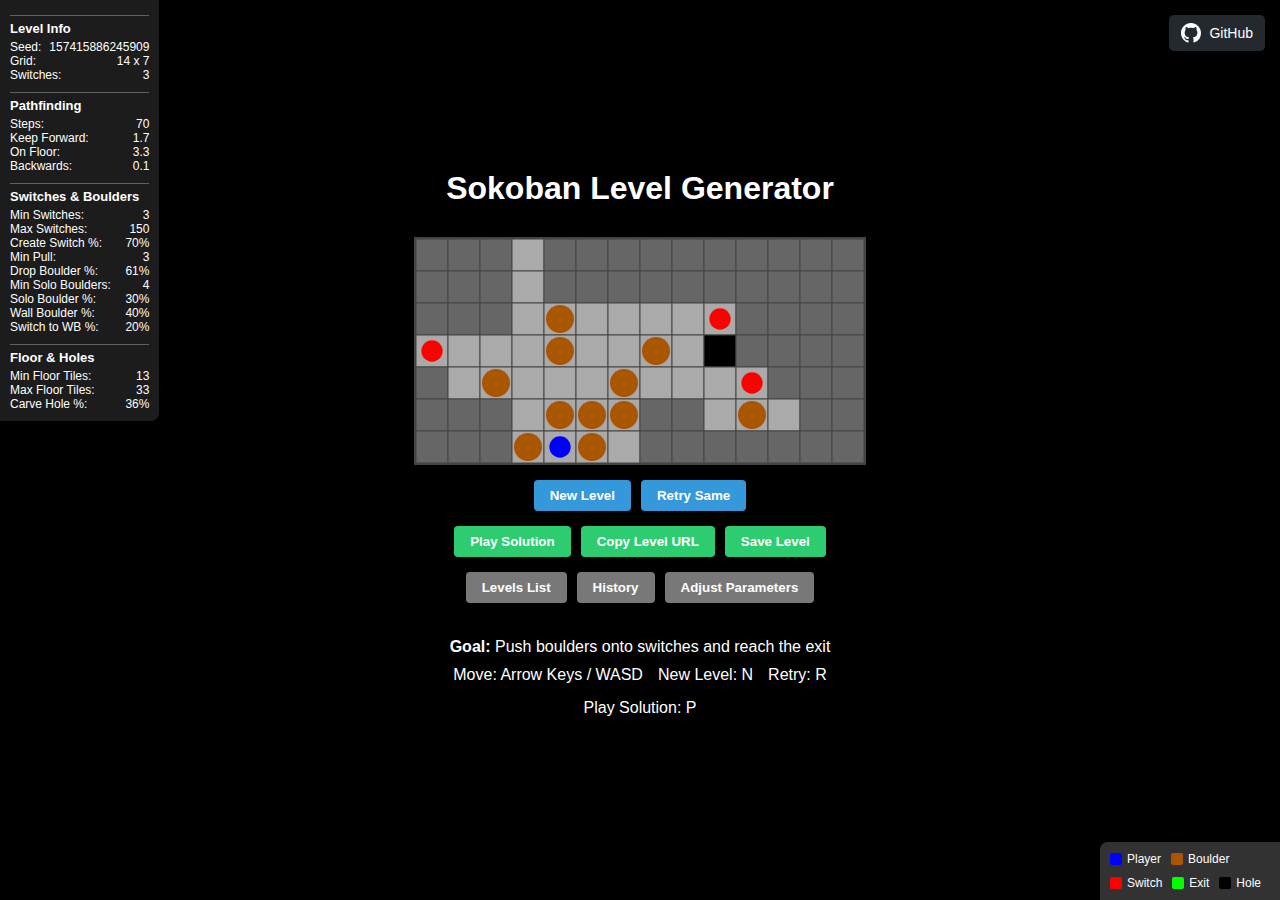
<file: index.html>
<!DOCTYPE html>
<html lang="en">
  <head>
    <meta charset="UTF-8" />
    <meta name="viewport" content="width=device-width, initial-scale=1.0" />
    <title>Sokoban Level Generator</title>
    <link rel="stylesheet" href="styles.css" />
  </head>
  <body>
    <a
      href="https://github.com/skymen/sokoban-gen"
      class="github-button"
      target="_blank"
    >
      <svg
        xmlns="http://www.w3.org/2000/svg"
        viewBox="0 0 16 16"
        fill="currentColor"
      >
        <path
          d="M8 0C3.58 0 0 3.58 0 8c0 3.54 2.29 6.53 5.47 7.59.4.07.55-.17.55-.38 0-.19-.01-.82-.01-1.49-2.01.37-2.53-.49-2.69-.94-.09-.23-.48-.94-.82-1.13-.28-.15-.68-.52-.01-.53.63-.01 1.08.58 1.23.82.72 1.21 1.87.87 2.33.66.07-.52.28-.87.51-1.07-1.78-.2-3.64-.89-3.64-3.95 0-.87.31-1.59.82-2.15-.08-.2-.36-1.02.08-2.12 0 0 .67-.21 2.2.82.64-.18 1.32-.27 2-.27.68 0 1.36.09 2 .27 1.53-1.04 2.2-.82 2.2-.82.44 1.1.16 1.92.08 2.12.51.56.82 1.27.82 2.15 0 3.07-1.87 3.75-3.65 3.95.29.25.54.73.54 1.48 0 1.07-.01 1.93-.01 2.2 0 .21.15.46.55.38A8.013 8.013 0 0016 8c0-4.42-3.58-8-8-8z"
        />
      </svg>
      GitHub
    </a>
    <h1>Sokoban Level Generator</h1>

    <div class="stats-panel">
      <div class="game-stats">
        <div class="stat-group">
          <div class="stat-group-title">Level Info</div>
          <div class="stat-item">
            <span>Seed:</span>
            <span id="seedStat">-</span>
          </div>
          <div class="stat-item">
            <span>Grid:</span>
            <span id="gridSizeStat">-</span>
          </div>
          <div class="stat-item">
            <span>Switches:</span>
            <span id="switchesStat">-</span>
          </div>
        </div>

        <div class="stat-group">
          <div class="stat-group-title">Pathfinding</div>
          <div class="stat-item">
            <span>Steps:</span>
            <span id="stepsStat">-</span>
          </div>
          <div class="stat-item">
            <span>Keep Forward:</span>
            <span id="keepForwardStat">-</span>
          </div>
          <div class="stat-item">
            <span>On Floor:</span>
            <span id="walkOnFloorStat">-</span>
          </div>
          <div class="stat-item">
            <span>Backwards:</span>
            <span id="goBackwardsStat">-</span>
          </div>
        </div>

        <div class="stat-group">
          <div class="stat-group-title">Switches & Boulders</div>
          <div class="stat-item">
            <span>Min Switches:</span>
            <span id="minSwitchStat">-</span>
          </div>
          <div class="stat-item">
            <span>Max Switches:</span>
            <span id="maxSwitchStat">-</span>
          </div>
          <div class="stat-item">
            <span>Create Switch %:</span>
            <span id="createSwitchStat">-</span>
          </div>
          <div class="stat-item">
            <span>Min Pull:</span>
            <span id="minPullStat">-</span>
          </div>
          <div class="stat-item">
            <span>Drop Boulder %:</span>
            <span id="dropBoulderStat">-</span>
          </div>
          <div class="stat-item">
            <span>Min Solo Boulders:</span>
            <span id="minSoloBouldersStat">-</span>
          </div>
          <div class="stat-item">
            <span>Solo Boulder %:</span>
            <span id="soloBouldersChanceStat">-</span>
          </div>
          <div class="stat-item">
            <span>Wall Boulder %:</span>
            <span id="wallBoulderChanceStat">-</span>
          </div>
          <div class="stat-item">
            <span>Switch to WB %:</span>
            <span id="wallToWallBoulderStat">-</span>
          </div>
        </div>

        <div class="stat-group">
          <div class="stat-group-title">Floor & Holes</div>
          <div class="stat-item">
            <span>Min Floor Tiles:</span>
            <span id="minFloorStat">-</span>
          </div>
          <div class="stat-item">
            <span>Max Floor Tiles:</span>
            <span id="maxFloorStat">-</span>
          </div>
          <div class="stat-item">
            <span>Carve Hole %:</span>
            <span id="carveHoleStat">-</span>
          </div>
        </div>
      </div>
    </div>

    <div class="legend">
      <div class="legend-item">
        <div class="legend-color" style="background-color: #00f"></div>
        <span>Player</span>
      </div>
      <div class="legend-item">
        <div class="legend-color" style="background-color: #a50"></div>
        <span>Boulder</span>
      </div>
      <div class="legend-item">
        <div class="legend-color" style="background-color: #f00"></div>
        <span>Switch</span>
      </div>
      <div class="legend-item">
        <div class="legend-color" style="background-color: #0f0"></div>
        <span>Exit</span>
      </div>
      <div class="legend-item">
        <div class="legend-color" style="background-color: #000"></div>
        <span>Hole</span>
      </div>
    </div>
    <div class="game-container">
      <canvas id="gameCanvas" width="500" height="400"></canvas>

      <div class="controls">
        <button id="newGameBtn">New Level</button>
        <button id="sameParamsBtn">Retry Same</button>
      </div>
      <div class="controls">
        <button id="playSolutionBtn" class="copy-button disabled" disabled>
          Play Solution
        </button>
        <button id="copyLevelBtn" class="copy-button">Copy Level URL</button>
        <button id="saveLevelBtn" class="copy-button">Save Level</button>
      </div>
      <div class="controls">
        <button id="showSavedLevelsBtn" class="extra-button">
          Levels List
        </button>
        <button id="showHistoryBtn" class="extra-button">History</button>
        <button id="showParamsDialogBtn" class="extra-button">
          Adjust Parameters
        </button>
      </div>

      <div id="savedLevelsDialog" class="dialog-overlay">
        <div class="dialog-content">
          <h2>📂 Saved Levels</h2>
          <div class="search-container">
            <span class="search-icon">🔍</span>
            <input
              type="text"
              id="levelSearchInput"
              placeholder="Search saved levels..."
            />
          </div>
          <div id="savedLevelsList"></div>
          <div class="dialog-footer">
            <button id="exportDatabaseBtn" class="dialog-btn">
              <span class="icon">⬇️</span> Export
            </button>
            <input type="file" id="importDatabaseInput" style="display: none" />
            <button id="importDatabaseBtn" class="dialog-btn">
              <span class="icon">⬆️</span> Import
            </button>
            <button id="closeSavedLevelsDialogBtn" class="dialog-btn close-btn">
              <span class="icon">✖️</span> Close
            </button>
          </div>
        </div>
      </div>

      <div id="generationParamsDialog" class="dialog-overlay">
        <div class="dialog-content">
          <h2>📊 Level Generation Parameters</h2>

          <div class="params-container">
            <!-- Grid Settings Section -->
            <div class="params-section collapsible">
              <div class="section-header">
                <h3>Grid Settings</h3>
                <button class="toggle-btn" aria-label="Toggle section">
                  <span class="arrow">▼</span>
                </button>
              </div>
              <div class="section-content">
                <div class="param-row">
                  <label for="gridW">Width:</label>
                  <input type="number" id="gridW" min="5" max="30" value="10" />
                  <span class="param-lock" data-param="gridW">🔓</span>
                </div>
                <div class="param-row">
                  <label for="gridH">Height:</label>
                  <input type="number" id="gridH" min="3" max="20" value="5" />
                  <span class="param-lock" data-param="gridH">🔓</span>
                </div>
              </div>
            </div>

            <!-- Pathfinding Section -->
            <div class="params-section collapsible">
              <div class="section-header">
                <h3>Pathfinding</h3>
                <button class="toggle-btn" aria-label="Toggle section">
                  <span class="arrow">▼</span>
                </button>
              </div>
              <div class="section-content">
                <div class="param-row">
                  <label for="nbSteps">Steps:</label>
                  <input
                    type="number"
                    id="nbSteps"
                    min="50"
                    max="500"
                    value="230"
                  />
                </div>
                <div class="param-row">
                  <label for="chanceToKeepForward">Keep Forward:</label>
                  <input
                    type="number"
                    id="chanceToKeepForward"
                    min="0.1"
                    max="5"
                    step="0.1"
                    value="1.7"
                  />
                </div>
                <div class="param-row">
                  <label for="chanceToWalkOnFloor">Walk On Floor:</label>
                  <input
                    type="number"
                    id="chanceToWalkOnFloor"
                    min="0.1"
                    max="5"
                    step="0.1"
                    value="3.3"
                  />
                </div>
                <div class="param-row">
                  <label for="chanceToGoBackwards">Go Backwards:</label>
                  <input
                    type="number"
                    id="chanceToGoBackwards"
                    min="0.01"
                    max="1"
                    step="0.01"
                    value="0.1"
                  />
                </div>
              </div>
            </div>

            <!-- Switches & Boulders Section -->
            <div class="params-section collapsible">
              <div class="section-header">
                <h3>Switches & Boulders</h3>
                <button class="toggle-btn" aria-label="Toggle section">
                  <span class="arrow">▼</span>
                </button>
              </div>
              <div class="section-content">
                <div class="param-row">
                  <label for="minNbSwitch">Min Switches:</label>
                  <input
                    type="number"
                    id="minNbSwitch"
                    min="1"
                    max="20"
                    value="7"
                  />
                </div>
                <div class="param-row">
                  <label for="maxNbSwitch">Max Switches:</label>
                  <input
                    type="number"
                    id="maxNbSwitch"
                    min="5"
                    max="200"
                    value="150"
                  />
                </div>
                <div class="param-row">
                  <label for="chanceToCreateSwitch">Create Switch (%):</label>
                  <input
                    type="range"
                    id="chanceToCreateSwitch"
                    min="0"
                    max="100"
                    value="70"
                  />
                  <span id="chanceToCreateSwitchValue">70%</span>
                </div>
                <div class="param-row">
                  <label for="minPull">Min Boulder Pulls:</label>
                  <input
                    type="number"
                    id="minPull"
                    min="1"
                    max="10"
                    value="3"
                  />
                  <span class="param-lock" data-param="minPull">🔓</span>
                </div>
                <div class="param-row">
                  <label for="chanceToDropBoulder">Drop Boulder (%):</label>
                  <input
                    type="range"
                    id="chanceToDropBoulder"
                    min="0"
                    max="100"
                    value="50"
                  />
                  <span id="chanceToDropBoulderValue">50%</span>
                  <span class="param-lock" data-param="chanceToDropBoulder"
                    >🔓</span
                  >
                </div>

                <!-- Solo Boulders Parameters -->
                <div class="param-row">
                  <label for="minSoloBoulders">Min Solo Boulders:</label>
                  <input
                    type="number"
                    id="minSoloBoulders"
                    min="0"
                    max="20"
                    value="2"
                  />
                </div>
                <div class="param-row">
                  <label for="chanceToSpawnSoloBoulder"
                    >Solo Boulder Chance (%):</label
                  >
                  <input
                    type="range"
                    id="chanceToSpawnSoloBoulder"
                    min="0"
                    max="100"
                    value="30"
                  />
                  <span id="chanceToSpawnSoloBoulderValue">30%</span>
                </div>

                <!-- Wall Boulder Parameters -->
                <div class="param-row">
                  <label for="chanceToCreateWallBoulder"
                    >Wall Boulder Chance (%):</label
                  >
                  <input
                    type="range"
                    id="chanceToCreateWallBoulder"
                    min="0"
                    max="100"
                    value="40"
                  />
                  <span id="chanceToCreateWallBoulderValue">40%</span>
                  <span
                    class="param-lock"
                    data-param="chanceToCreateWallBoulder"
                    >🔓</span
                  >
                </div>
                <div class="param-row">
                  <label for="chanceWallToWallBoulder"
                    >Switch to Wall Boulder (%):</label
                  >
                  <input
                    type="range"
                    id="chanceWallToWallBoulder"
                    min="0"
                    max="100"
                    value="20"
                  />
                  <span id="chanceWallToWallBoulderValue">20%</span>
                  <span class="param-lock" data-param="chanceWallToWallBoulder"
                    >🔓</span
                  >
                </div>
              </div>
            </div>

            <!-- Floor & Holes Section -->
            <div class="params-section collapsible">
              <div class="section-header">
                <h3>Floor & Holes</h3>
                <button class="toggle-btn" aria-label="Toggle section">
                  <span class="arrow">▼</span>
                </button>
              </div>
              <div class="section-content">
                <div class="param-row">
                  <label for="minNbFloorTiles">Min Floor Tiles:</label>
                  <input
                    type="number"
                    id="minNbFloorTiles"
                    min="5"
                    max="100"
                    value="13"
                  />
                </div>
                <div class="param-row">
                  <label for="maxNbFloorTiles">Max Floor Tiles:</label>
                  <input
                    type="number"
                    id="maxNbFloorTiles"
                    min="10"
                    max="500"
                    value="47"
                  />
                </div>
                <div class="param-row">
                  <label for="chanceToCarveHole">Carve Hole (%):</label>
                  <input
                    type="range"
                    id="chanceToCarveHole"
                    min="0"
                    max="100"
                    value="60"
                  />
                  <span id="chanceToCarveHoleValue">60%</span>
                  <span class="param-lock" data-param="chanceToCarveHole"
                    >🔓</span
                  >
                </div>
              </div>
            </div>
          </div>

          <div class="dialog-footer">
            <button id="applyParamsBtn" class="dialog-btn">
              <span class="icon">✅</span> Apply
            </button>
            <button id="resetToDefaultsBtn" class="dialog-btn">
              <span class="icon">🔄</span> Reset Defaults
            </button>
            <button id="closeParamsDialogBtn" class="dialog-btn close-btn">
              <span class="icon">✖️</span> Cancel
            </button>
          </div>
        </div>
      </div>

      <div id="levelHistoryDialog" class="dialog-overlay">
        <div class="dialog-content">
          <h2>🕒 Level History</h2>
          <div class="search-container">
            <span class="search-icon">🔍</span>
            <input
              type="text"
              id="historySearchInput"
              placeholder="Search level history..."
            />
          </div>
          <div id="levelHistoryList"></div>
          <div class="dialog-footer">
            <button id="clearHistoryBtn" class="dialog-btn">
              <span class="icon">🗑️</span> Clear History
            </button>
            <button id="closeHistoryDialogBtn" class="dialog-btn close-btn">
              <span class="icon">✖️</span> Close
            </button>
          </div>
        </div>
      </div>

      <!-- Custom Dialog System -->
      <div id="customDialogContainer" class="custom-dialog-container">
        <div class="custom-dialog">
          <h3 id="customDialogTitle" class="custom-dialog-title">
            Dialog Title
          </h3>
          <div id="customDialogContent" class="custom-dialog-content">
            Dialog content goes here
          </div>
          <div id="customDialogInput" style="display: none">
            <input
              type="text"
              id="customDialogInputField"
              class="custom-dialog-input"
              placeholder="Enter value..."
            />
          </div>
          <div class="custom-dialog-buttons">
            <button id="customDialogCancelBtn" class="custom-dialog-btn cancel">
              Cancel
            </button>
            <button
              id="customDialogConfirmBtn"
              class="custom-dialog-btn primary"
            >
              OK
            </button>
          </div>
        </div>
      </div>

      <div class="copy-notification" id="copyNotification">
        Level URL Copied!
      </div>

      <div class="error-notification" id="errorNotification">
        Generation Failed! Try adjusting parameters.
      </div>

      <div class="instructions">
        <div class="objective">
          <strong>Goal:</strong> Push boulders onto switches and reach the exit
        </div>
        <div class="key-controls">
          <span>Move: Arrow Keys / WASD</span>
          <span>New Level: N</span>
          <span>Retry: R</span>
          <span>Play Solution: P</span>
        </div>
      </div>

      <script src="./js/random.js"></script>
      <script src="./js/generator.js"></script>
      <script src="./js/renderer.js"></script>
      <script src="./js/dialog.js"></script>
      <script src="./js/game.js"></script>
      <script src="./js/savedLevels.js"></script>
    </div>
  </body>
</html>
</file>
<file: styles.css>
body {
  font-family: "Segoe UI", Tahoma, Geneva, Verdana, sans-serif;
  background-color: #000;
  margin: 0;
  padding: 20px;
  color: #fff;
  display: flex;
  flex-direction: column;
  align-items: center;
  justify-content: center;
  height: calc(100vh - 40px);
  position: relative;
}

h1 {
  margin-bottom: 30px;
  color: #fff;
}

.game-container {
  display: flex;
  flex-direction: column;
  align-items: center;
  margin-bottom: 20px;
  position: relative;
  width: 100%;
}

#gameCanvas {
  background-color: #222;
  border: 2px solid #444;
  box-shadow: 0 4px 12px rgba(0, 0, 0, 0.3);
}

.controls {
  display: flex;
  gap: 10px;
  margin-top: 15px;
}

button {
  background-color: #3498db;
  color: white;
  border: none;
  padding: 8px 16px;
  border-radius: 4px;
  cursor: pointer;
  font-weight: bold;
  transition: background-color 0.2s;
}

button:hover {
  background-color: #2980b9;
}

.stats-panel {
  position: absolute;
  top: 0;
  left: 0;
  background-color: rgba(40, 40, 40, 0.7);
  padding: 10px;
  border-radius: 0 0 8px 0;
  z-index: 10;
  margin-top: 0;
  max-height: 70vh;
  overflow-y: auto;
  max-width: 200px;
}

.game-stats {
  display: grid;
  grid-template-columns: auto;
  gap: 5px;
  font-size: 12px;
}

.stat-item {
  display: flex;
  justify-content: space-between;
  gap: 8px;
}

.stat-group {
  border-top: 1px solid rgba(255, 255, 255, 0.3);
  margin-top: 5px;
  padding-top: 5px;
}

.stat-group-title {
  font-weight: bold;
  margin-bottom: 4px;
  font-size: 13px;
}

.legend {
  position: absolute;
  bottom: 0;
  right: 0;
  background-color: rgba(100, 100, 100, 0.5);
  padding: 10px;
  border-radius: 8px 0 0 0;
  font-size: 12px;
  display: flex;
  flex-wrap: wrap;
  gap: 10px;
  max-width: 160px;
}

.legend-item {
  display: flex;
  align-items: center;
  gap: 5px;
}

.legend-color {
  width: 12px;
  height: 12px;
  border-radius: 2px;
}

.instructions {
  background-color: rgba(0, 0, 0, 0.7);
  padding: 15px;
  border-radius: 8px;
  max-width: 500px;
  margin-top: 20px;
  text-align: center;
}

.objective {
  margin-bottom: 10px;
}

.key-controls {
  display: flex;
  justify-content: center;
  gap: 15px;
  margin-top: 5px;
  flex-wrap: wrap;
}

@keyframes complete-animation {
  0% {
    transform: scale(1) rotate(0);
  }
  100% {
    transform: scale(0) rotate(120deg);
    opacity: 0;
  }
}

@keyframes appear-animation {
  0% {
    transform: scale(0) rotate(120deg);
    opacity: 0;
  }
  100% {
    transform: scale(1) rotate(0);
    opacity: 1;
  }
}

.win-animation {
  animation: complete-animation 0.5s cubic-bezier(0.5, 0, 0.75, 0)
    forwards;
}

.appear-animation {
  animation: appear-animation 0.5s cubic-bezier(0.34, 1.56, 0.64, 1)
    forwards;
}

.copy-button {
  background-color: #2ecc71;
  color: white;
  border: none;
  padding: 8px 16px;
  border-radius: 4px;
  cursor: pointer;
  font-weight: bold;
  transition: background-color 0.2s, transform 0.1s;
}

.copy-button:hover {
  background-color: #27ae60;
}

.copy-button:active {
  transform: scale(0.95);
}

.extra-button {
  background-color: #787878;
  color: white;
  border: none;
  padding: 8px 16px;
  border-radius: 4px;
  cursor: pointer;
  font-weight: bold;
  transition: background-color 0.2s, transform 0.1s;
}

.extra-button:hover {
  background-color: #525252;
}

.extra-button:active {
  transform: scale(0.95);
}

.copy-notification {
  position: fixed;
  top: 20px;
  left: 50%;
  transform: translateX(-50%) translateY(-100px);
  background-color: rgba(46, 204, 113, 0.9);
  color: white;
  padding: 10px 20px;
  border-radius: 4px;
  font-weight: bold;
  box-shadow: 0 4px 12px rgba(0, 0, 0, 0.2);
  z-index: 2000; /* Increased z-index to appear above dialogs */
  opacity: 0;
  transition: transform 0.3s ease-out, opacity 0.3s ease-out;
}

.copy-notification.show {
  transform: translateX(-50%) translateY(0);
  opacity: 1;
}

.error-notification {
  position: fixed;
  top: 20px;
  left: 50%;
  transform: translateX(-50%) translateY(-100px);
  background-color: rgba(231, 76, 60, 0.9);
  color: white;
  padding: 10px 20px;
  border-radius: 4px;
  font-weight: bold;
  box-shadow: 0 4px 12px rgba(0, 0, 0, 0.2);
  z-index: 2000;
  opacity: 0;
  transition: transform 0.3s ease-out, opacity 0.3s ease-out;
}

.error-notification.show {
  transform: translateX(-50%) translateY(0);
  opacity: 1;
}

/* GitHub button style */
.github-button {
  position: absolute;
  top: 15px;
  right: 15px;
  display: flex;
  align-items: center;
  padding: 8px 12px;
  background-color: #24292e;
  color: white;
  border: none;
  border-radius: 5px;
  text-decoration: none;
  font-size: 14px;
  transition: background-color 0.2s;
}

.github-button:hover {
  background-color: #404448;
}

.github-button svg {
  margin-right: 8px;
  width: 20px;
  height: 20px;
}

/* Dialog Overlay Styles */
.dialog-overlay {
  position: fixed;
  top: 0;
  left: 0;
  width: 100%;
  height: 100%;
  background-color: rgba(0, 0, 0, 0.7);
  display: flex;
  align-items: center;
  justify-content: center;
  z-index: 1100;
  opacity: 0;
  visibility: hidden;
  transition: opacity 0.3s, visibility 0.3s;
}

.dialog-overlay.show {
  opacity: 1;
  visibility: visible;
}

.dialog-content {
  padding: 25px;
  border-radius: 10px;
  border: 2px solid #444;
  background-color: #222;
  color: #fff;
  min-width: 450px;
  max-width: 90%;
  max-height: 90vh;
  overflow-y: auto;
  box-shadow: 0 5px 15px rgba(0, 0, 0, 0.5);
  transform: scale(0.9);
  transition: transform 0.3s;
}

.dialog-overlay.show .dialog-content {
  transform: scale(1);
}

/* Remove old dialog styles */
dialog#savedLevelsDialog {
  display: none;
}

dialog#generationParamsDialog {
  display: none;
}

/* Styles for saved levels list and level history list */
#savedLevelsList,
#levelHistoryList {
  list-style-type: none;
  padding: 0;
  margin: 15px 0;
  max-height: 300px;
  overflow-y: auto;
  scrollbar-width: thin;
  width: 100%;
  /* Added to ensure tooltips can appear outside the container */
  position: relative;
}

#savedLevelsList li,
#levelHistoryList li {
  display: flex;
  align-items: center;
  justify-content: space-between;
  padding: 10px 15px;
  margin-bottom: 8px;
  background-color: #333;
  border-radius: 5px;
  transition: background-color 0.2s;
}

#savedLevelsList li:hover,
#levelHistoryList li:hover {
  background-color: #3a3a3a;
}

#savedLevelsList li .level-name,
#levelHistoryList li .level-name {
  flex: 1;
  font-weight: bold;
  margin-right: 15px;
  white-space: nowrap;
  overflow: hidden;
  text-overflow: ellipsis;
  min-width: 0;
}

#savedLevelsList li .btn-actions,
#levelHistoryList li .btn-actions {
  display: flex;
  gap: 8px;
  flex-shrink: 0;
}

#savedLevelsList .btn-actions .dialog-btn,
#levelHistoryList .btn-actions .dialog-btn {
  width: 36px;
  min-width: 36px;
  height: 36px;
  padding: 0;
  border-radius: 50%;
  position: relative;
  display: flex;
  align-items: center;
  justify-content: center;
}

#savedLevelsList .btn-actions .dialog-btn svg,
#levelHistoryList .btn-actions .dialog-btn svg {
  width: 16px;
  height: 16px;
  fill: currentColor;
}

#savedLevelsList .btn-actions .dialog-btn.load-btn svg,
#levelHistoryList .btn-actions .dialog-btn.load-btn svg {
  margin-left: 2px; /* Center the play icon visually */
}

/* Tooltip styling */
#savedLevelsList .btn-actions .dialog-btn::before,
#levelHistoryList .btn-actions .dialog-btn::before {
  content: attr(data-tooltip);
  position: absolute;
  top: 50%;
  right: 100%;
  transform: translateY(-50%);
  margin-right: 8px;
  background-color: rgba(0, 0, 0, 0.85);
  color: #fff;
  font-size: 12px;
  padding: 5px 8px;
  border-radius: 4px;
  white-space: nowrap;
  opacity: 0;
  visibility: hidden;
  transition: opacity 0.2s, visibility 0.2s;
  pointer-events: none;
  z-index: 1000;
  box-shadow: 0 2px 5px rgba(0, 0, 0, 0.3);
}

#savedLevelsList .btn-actions .dialog-btn::after,
#levelHistoryList .btn-actions .dialog-btn::after {
  content: '';
  position: absolute;
  top: 50%;
  right: 100%;
  transform: translateY(-50%);
  margin-right: 3px;
  border-top: 5px solid transparent;
  border-bottom: 5px solid transparent;
  border-left: 5px solid rgba(0, 0, 0, 0.85);
  opacity: 0;
  visibility: hidden;
  transition: opacity 0.2s, visibility 0.2s;
  pointer-events: none;
  z-index: 1000;
}

#savedLevelsList .btn-actions .dialog-btn:hover::before,
#savedLevelsList .btn-actions .dialog-btn:hover::after,
#levelHistoryList .btn-actions .dialog-btn:hover::before,
#levelHistoryList .btn-actions .dialog-btn:hover::after {
  opacity: 1;
  visibility: visible;
}

#savedLevelsList {
  list-style-type: none;
  padding: 0;
  margin: 15px 0;
  max-height: 300px;
  overflow-y: auto;
  scrollbar-width: thin;
  width: 100%;
  /* Added to ensure tooltips can appear outside the container */
  position: relative;
}

#savedLevelsList li {
  display: flex;
  align-items: center;
  justify-content: space-between;
  padding: 10px 15px;
  margin-bottom: 8px;
  background-color: #333;
  border-radius: 5px;
  transition: background-color 0.2s;
}

#savedLevelsList li:hover {
  background-color: #3a3a3a;
}

#savedLevelsList li .level-name {
  flex-grow: 1;
  font-weight: bold;
  margin-right: 10px;
  white-space: nowrap;
  overflow: hidden;
  text-overflow: ellipsis;
}

#savedLevelsList li .btn-actions {
  display: flex;
  gap: 5px;
}

.dialog-btn {
  display: flex;
  align-items: center;
  justify-content: center;
  gap: 5px;
  background-color: #3498db;
  color: white;
  border: none;
  padding: 8px 12px;
  border-radius: 4px;
  cursor: pointer;
  font-weight: bold;
  transition: all 0.2s;
  flex-shrink: 0;
  min-width: 75px;
}

.dialog-btn:hover {
  transform: translateY(-2px);
  box-shadow: 0 2px 5px rgba(0, 0, 0, 0.2);
}

.dialog-btn.load-btn {
  background-color: #2ecc71;
}

.dialog-btn.delete-btn {
  background-color: #e74c3c;
}

.dialog-btn.copy-btn {
  background-color: #f39c12;
}

.dialog-btn.close-btn {
  background-color: #7f8c8d;
}

.dialog-footer {
  display: flex;
  justify-content: space-between;
  margin-top: 20px;
  gap: 10px;
}

.icon {
  font-size: 16px;
}

.empty-list-message {
  text-align: center;
  padding: 20px;
  color: #999;
  font-style: italic;
}

/* Custom Dialog System */
.custom-dialog-container {
  position: fixed;
  top: 0;
  left: 0;
  width: 100%;
  height: 100%;
  background-color: rgba(0, 0, 0, 0.7);
  display: flex;
  align-items: center;
  justify-content: center;
  z-index: 1100;
  opacity: 0;
  visibility: hidden;
  transition: opacity 0.3s, visibility 0.3s;
}

.custom-dialog-container.show {
  opacity: 1;
  visibility: visible;
}

.custom-dialog {
  background-color: #222;
  border-radius: 10px;
  border: 2px solid #444;
  padding: 25px;
  max-width: 400px;
  width: 100%;
  box-shadow: 0 5px 15px rgba(0, 0, 0, 0.5);
  transform: scale(0.9);
  transition: transform 0.3s;
}

.custom-dialog-container.show .custom-dialog {
  transform: scale(1);
}

.custom-dialog-title {
  color: #3498db;
  margin-top: 0;
  padding-bottom: 15px;
  border-bottom: 1px solid #444;
  font-size: 18px;
  text-align: center;
}

.custom-dialog-content {
  margin: 20px 0;
}

.custom-dialog-input {
  width: 100%;
  padding: 10px;
  box-sizing: border-box;
  border-radius: 5px;
  border: 1px solid #444;
  background-color: #333;
  color: #fff;
  font-size: 14px;
  margin-top: 10px;
}

.custom-dialog-input:focus {
  outline: none;
  border-color: #3498db;
  box-shadow: 0 0 0 2px rgba(52, 152, 219, 0.3);
}

.custom-dialog-buttons {
  display: flex;
  justify-content: flex-end;
  gap: 10px;
  margin-top: 10px;
}

.custom-dialog-btn {
  display: flex;
  align-items: center;
  justify-content: center;
  gap: 5px;
  color: white;
  border: none;
  padding: 8px 16px;
  border-radius: 4px;
  cursor: pointer;
  font-weight: bold;
  transition: all 0.2s;
}

.custom-dialog-btn:hover {
  transform: translateY(-2px);
  box-shadow: 0 2px 5px rgba(0, 0, 0, 0.2);
}

.custom-dialog-btn.primary {
  background-color: #3498db;
}

.custom-dialog-btn.danger {
  background-color: #e74c3c;
}

.custom-dialog-btn.cancel {
  background-color: #7f8c8d;
}

/* Improved parameters dialog styles */
.params-container {
  display: flex;
  flex-direction: column;
  gap: 12px;
  margin-top: 20px;
  max-height: 60vh;
  overflow-y: auto;
  padding-right: 10px;
  padding-bottom: 10px;
}

.params-container::-webkit-scrollbar {
  width: 8px;
}

.params-container::-webkit-scrollbar-track {
  background: #222;
  border-radius: 4px;
}

.params-container::-webkit-scrollbar-thumb {
  background: #555;
  border-radius: 4px;
}

.params-container::-webkit-scrollbar-thumb:hover {
  background: #666;
}

.params-section {
  background-color: rgba(60, 60, 60, 0.5);
  border-radius: 8px;
  overflow: hidden;
  border: 1px solid rgba(100, 100, 100, 0.3);
  box-shadow: 0 2px 5px rgba(0, 0, 0, 0.1);
  transition: all 0.2s ease-in-out;
  margin-bottom: 10px;
  flex-shrink: 0;
}

.params-section.collapsed {
  max-height: 50px;
}

.section-header {
  display: flex;
  justify-content: space-between;
  align-items: center;
  padding: 12px 15px;
  background-color: rgba(80, 80, 80, 0.5);
  cursor: pointer;
  user-select: none;
}

.section-header h3 {
  margin: 0;
  color: #3498db;
  font-size: 16px;
}

.toggle-btn {
  background: transparent;
  border: none;
  color: #fff;
  cursor: pointer;
  width: 24px;
  height: 24px;
  padding: 0;
  display: flex;
  align-items: center;
  justify-content: center;
  opacity: 0.7;
  transition: all 0.2s;
}

.toggle-btn:hover {
  opacity: 1;
  transform: scale(1.1);
}

.toggle-btn .arrow {
  font-size: 12px;
  transition: transform 0.3s;
}

.collapsed .toggle-btn .arrow {
  transform: rotate(-90deg);
}

.section-content {
  padding: 15px;
  transition: all 0.3s;
  min-height: 0; /* Remove the min-height which was causing the squishing */
  height: auto;
  overflow: visible;
}

.params-section.collapsed .section-content {
  height: 0;
  padding-top: 0;
  padding-bottom: 0;
  opacity: 0;
  overflow: hidden;
}

.param-row {
  display: flex;
  align-items: center;
  margin-bottom: 12px;
  gap: 10px;
}

.param-row:last-child {
  margin-bottom: 0;
}

.param-row label {
  flex: 1;
  font-size: 14px;
  color: #e0e0e0;
}

.param-row input[type="number"],
.param-row input[type="range"] {
  flex: 1;
  background-color: #444;
  border: 1px solid #555;
  padding: 8px 10px;
  border-radius: 4px;
  color: #fff;
  font-size: 14px;
  transition: all 0.2s;
}

.param-row input:focus {
  outline: none;
  border-color: #3498db;
  box-shadow: 0 0 0 2px rgba(52, 152, 219, 0.3);
}

.param-row input[type="range"] {
  height: 6px;
  appearance: none;
  background: linear-gradient(90deg, #3498db, #2ecc71);
  outline: none;
  border-radius: 3px;
  padding: 0;
}

.param-row input[type="range"]::-webkit-slider-thumb {
  appearance: none;
  width: 16px;
  height: 16px;
  border-radius: 50%;
  background: #fff;
  cursor: pointer;
  border: 2px solid #3498db;
}

.param-row span {
  font-size: 14px;
  width: 40px;
  text-align: right;
}

/* Lock icon for parameters */
.param-lock {
  cursor: pointer;
  margin-left: 5px;
  display: flex;
  align-items: center;
  justify-content: center;
  transition: color 0.2s;
  width: 18px;
  height: 18px;
}

.param-lock svg {
  width: 100%;
  height: 100%;
  fill: #999;
  transition: fill 0.2s;
}

.param-lock.locked svg {
  fill: #f39c12;
}

.param-lock:hover svg {
  fill: #f39c12;
}

.dialog-footer {
  margin-top: 25px;
  padding-top: 15px;
  border-top: 1px solid rgba(255, 255, 255, 0.1);
}

.play-button {
  background-color: #27ae60;
  color: white;
  transition: background-color 0.2s, opacity 0.2s;
}

.play-button:hover:not(.disabled) {
  background-color: #2ecc71;
}

.play-button.disabled {
  opacity: 0.5;
  cursor: not-allowed;
  background-color: #7f8c8d;
}
</file>
